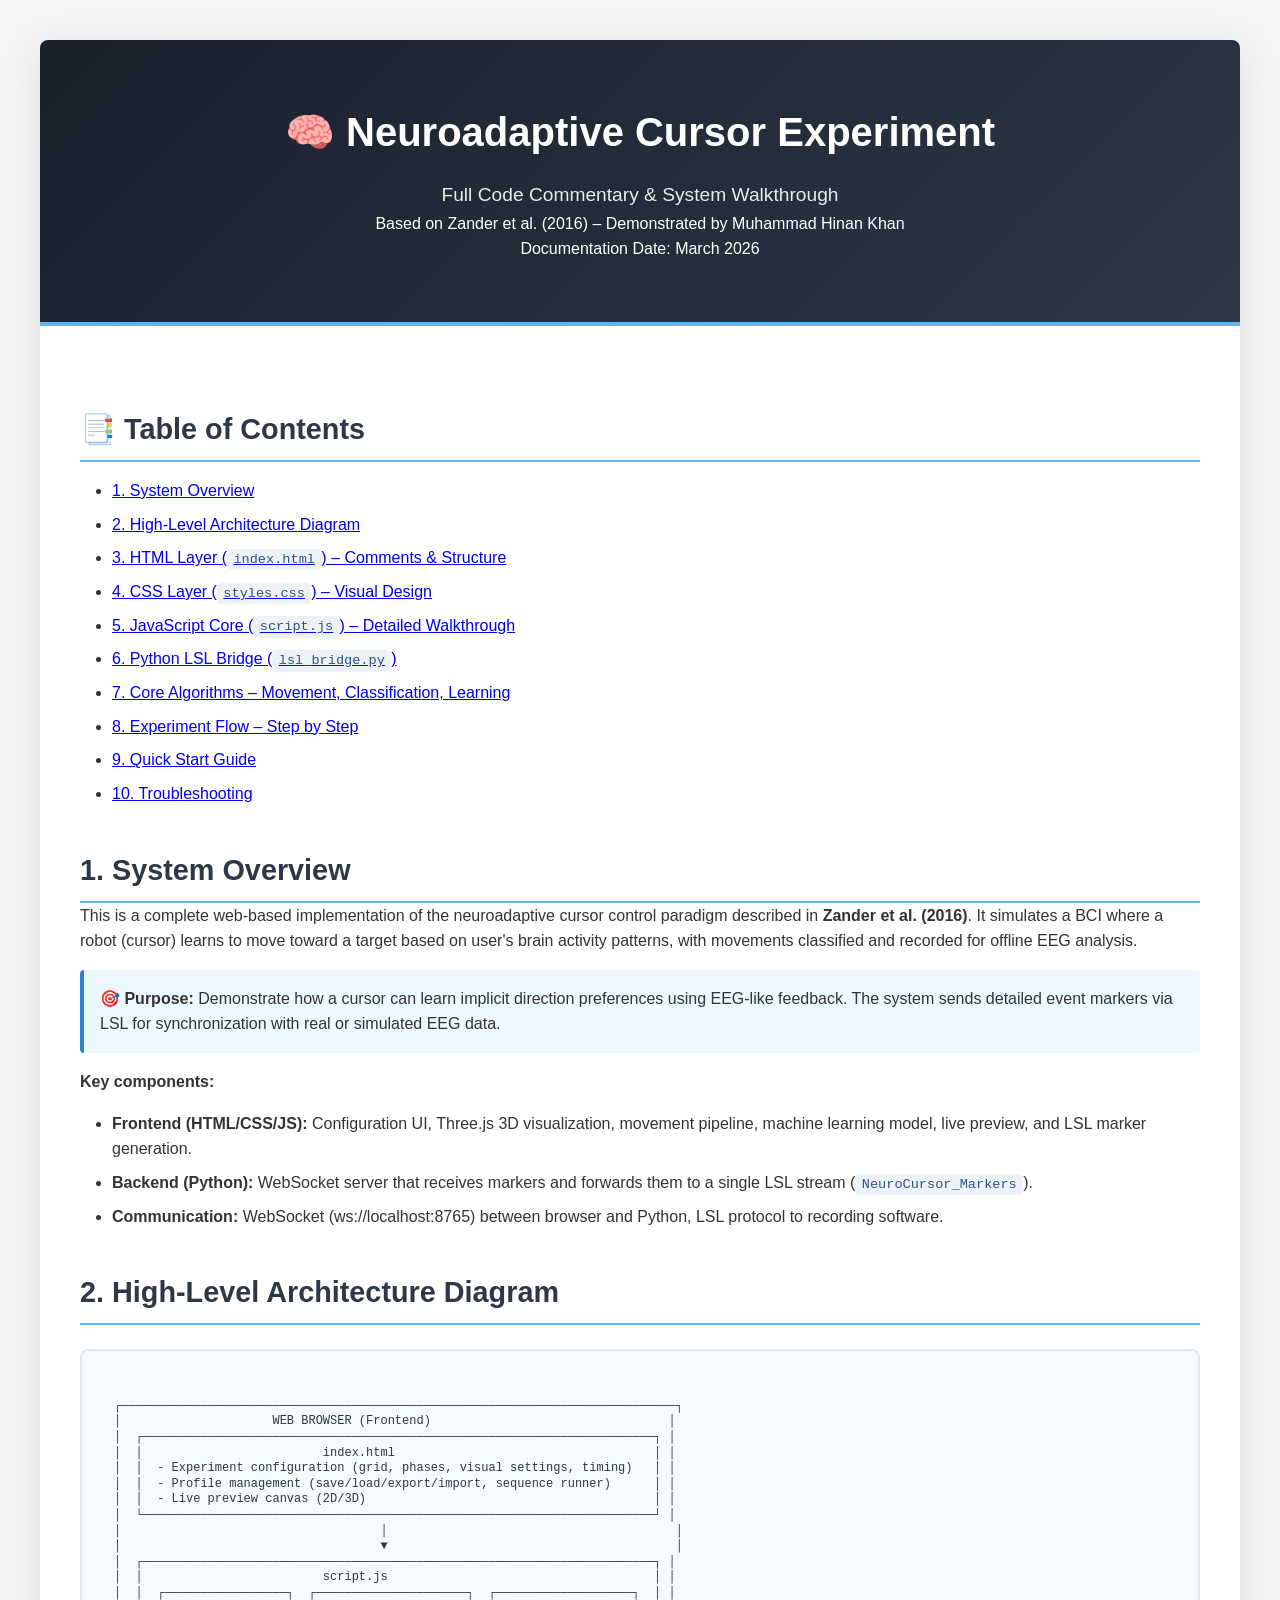
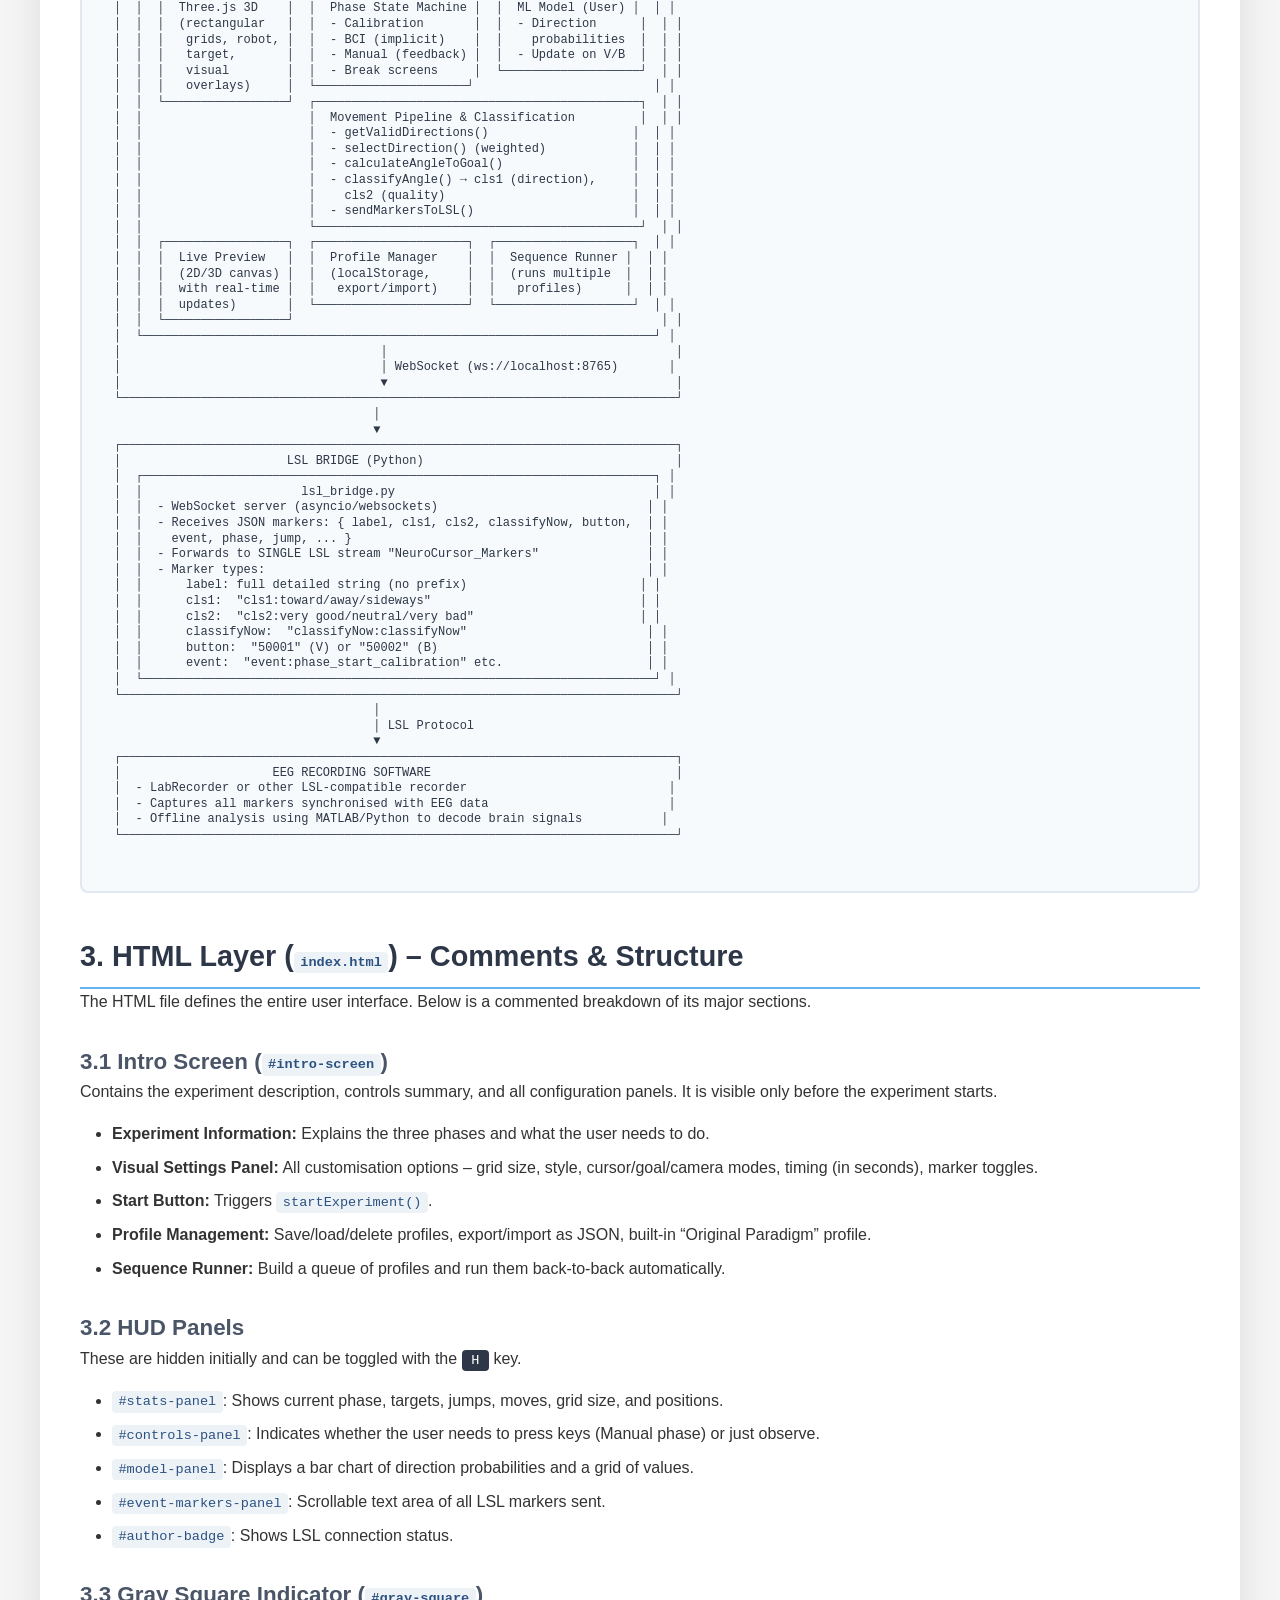
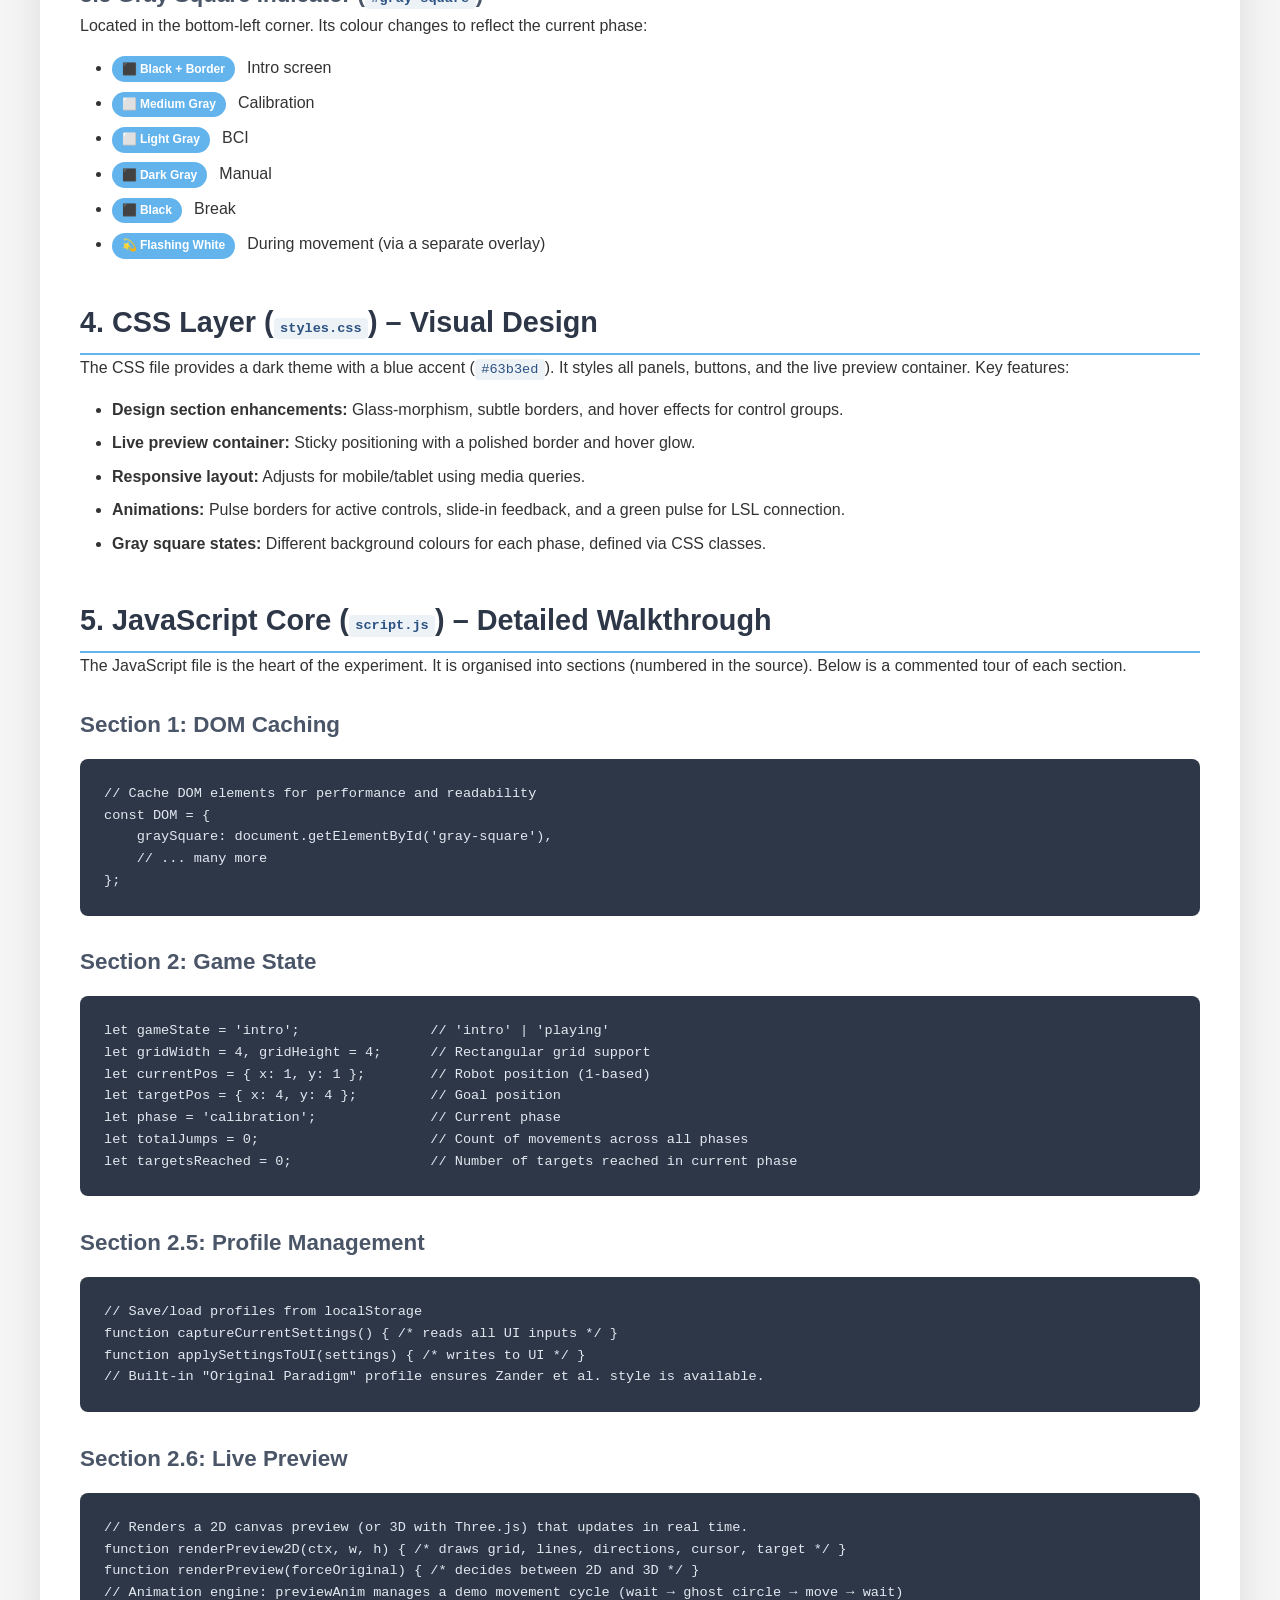
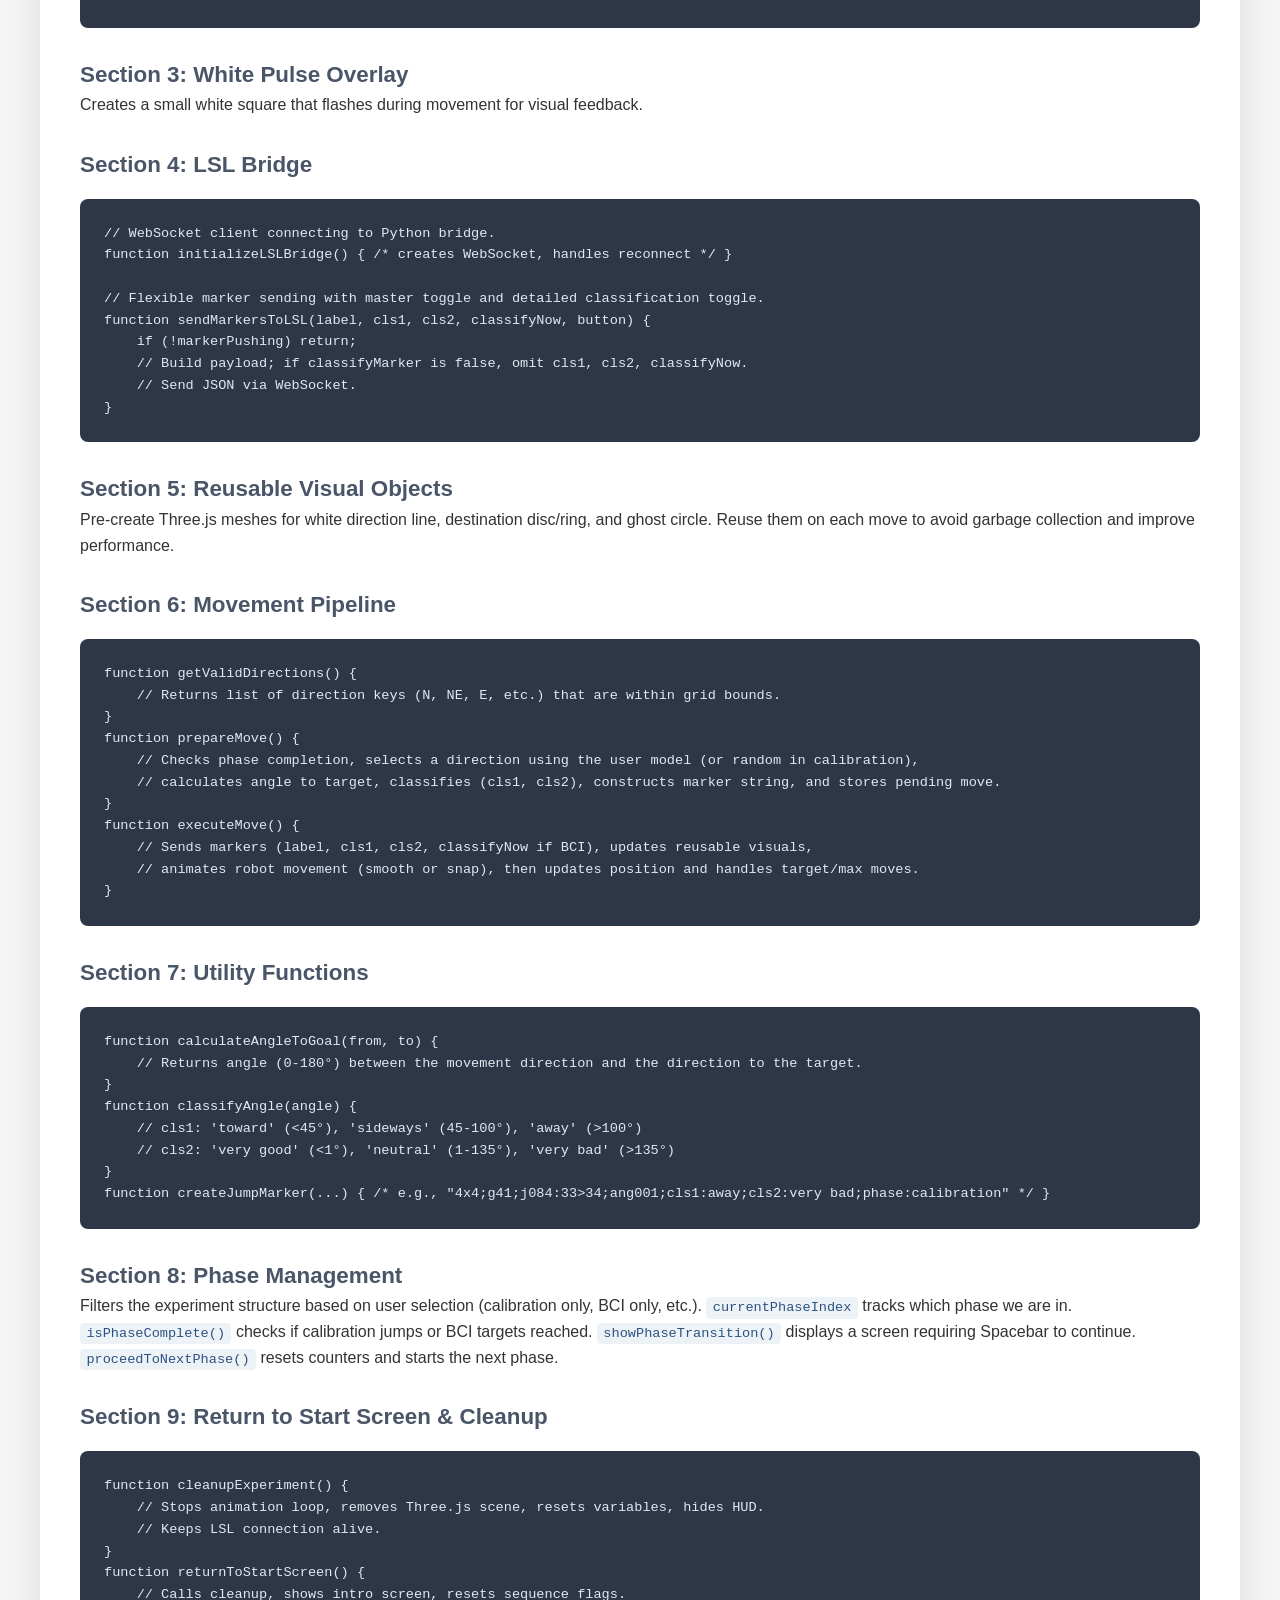
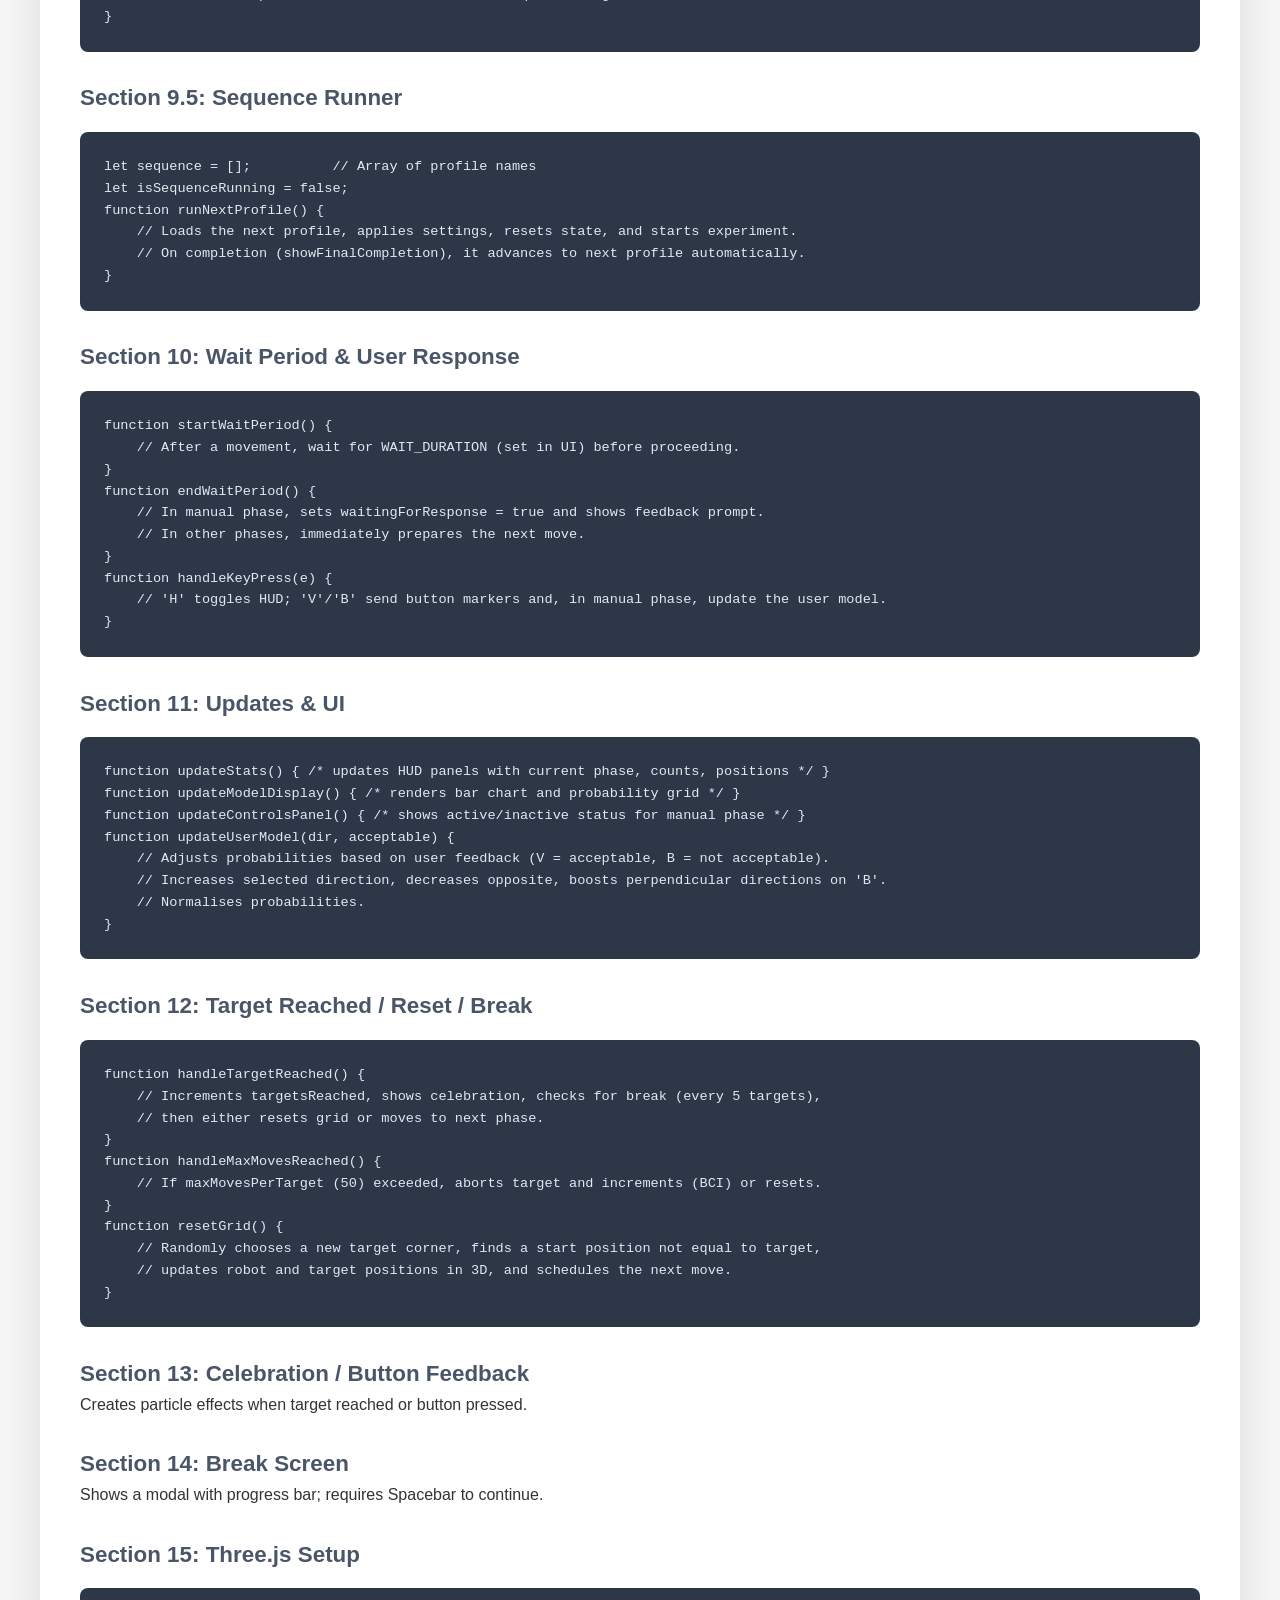
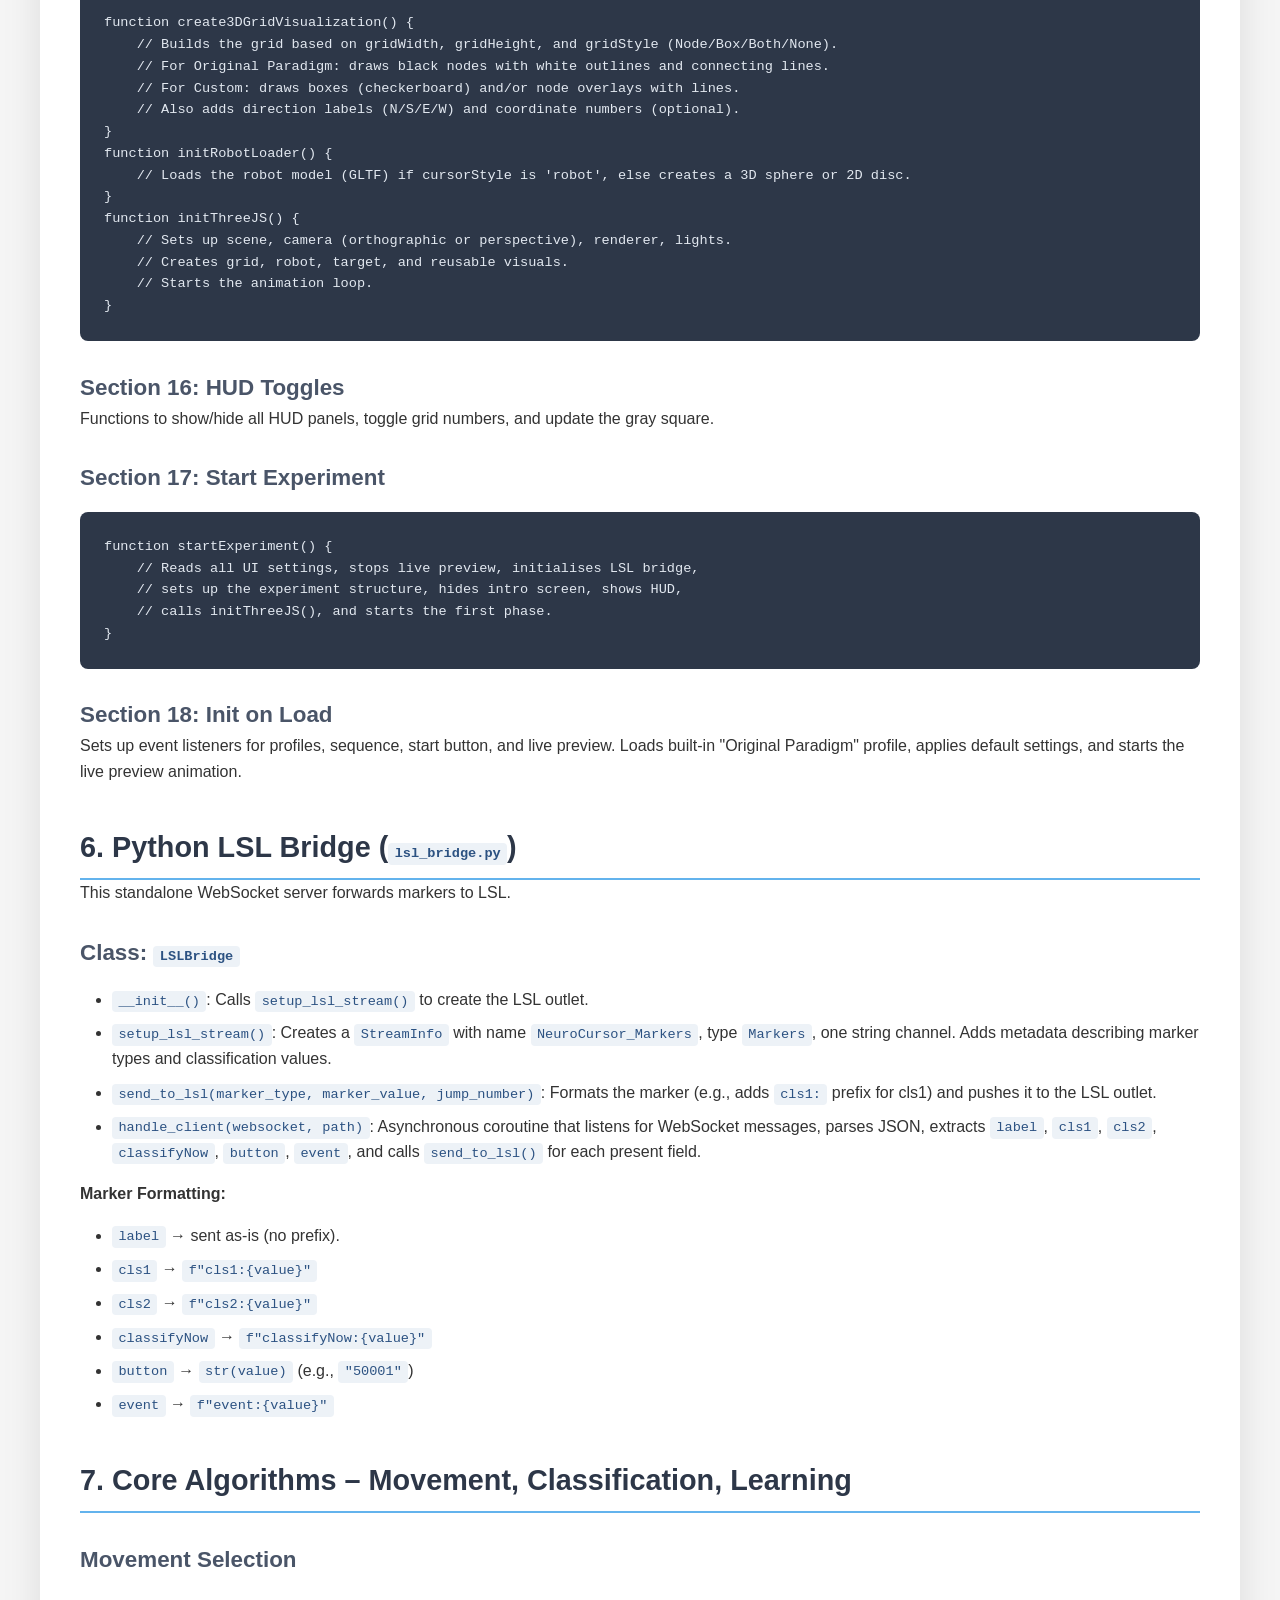
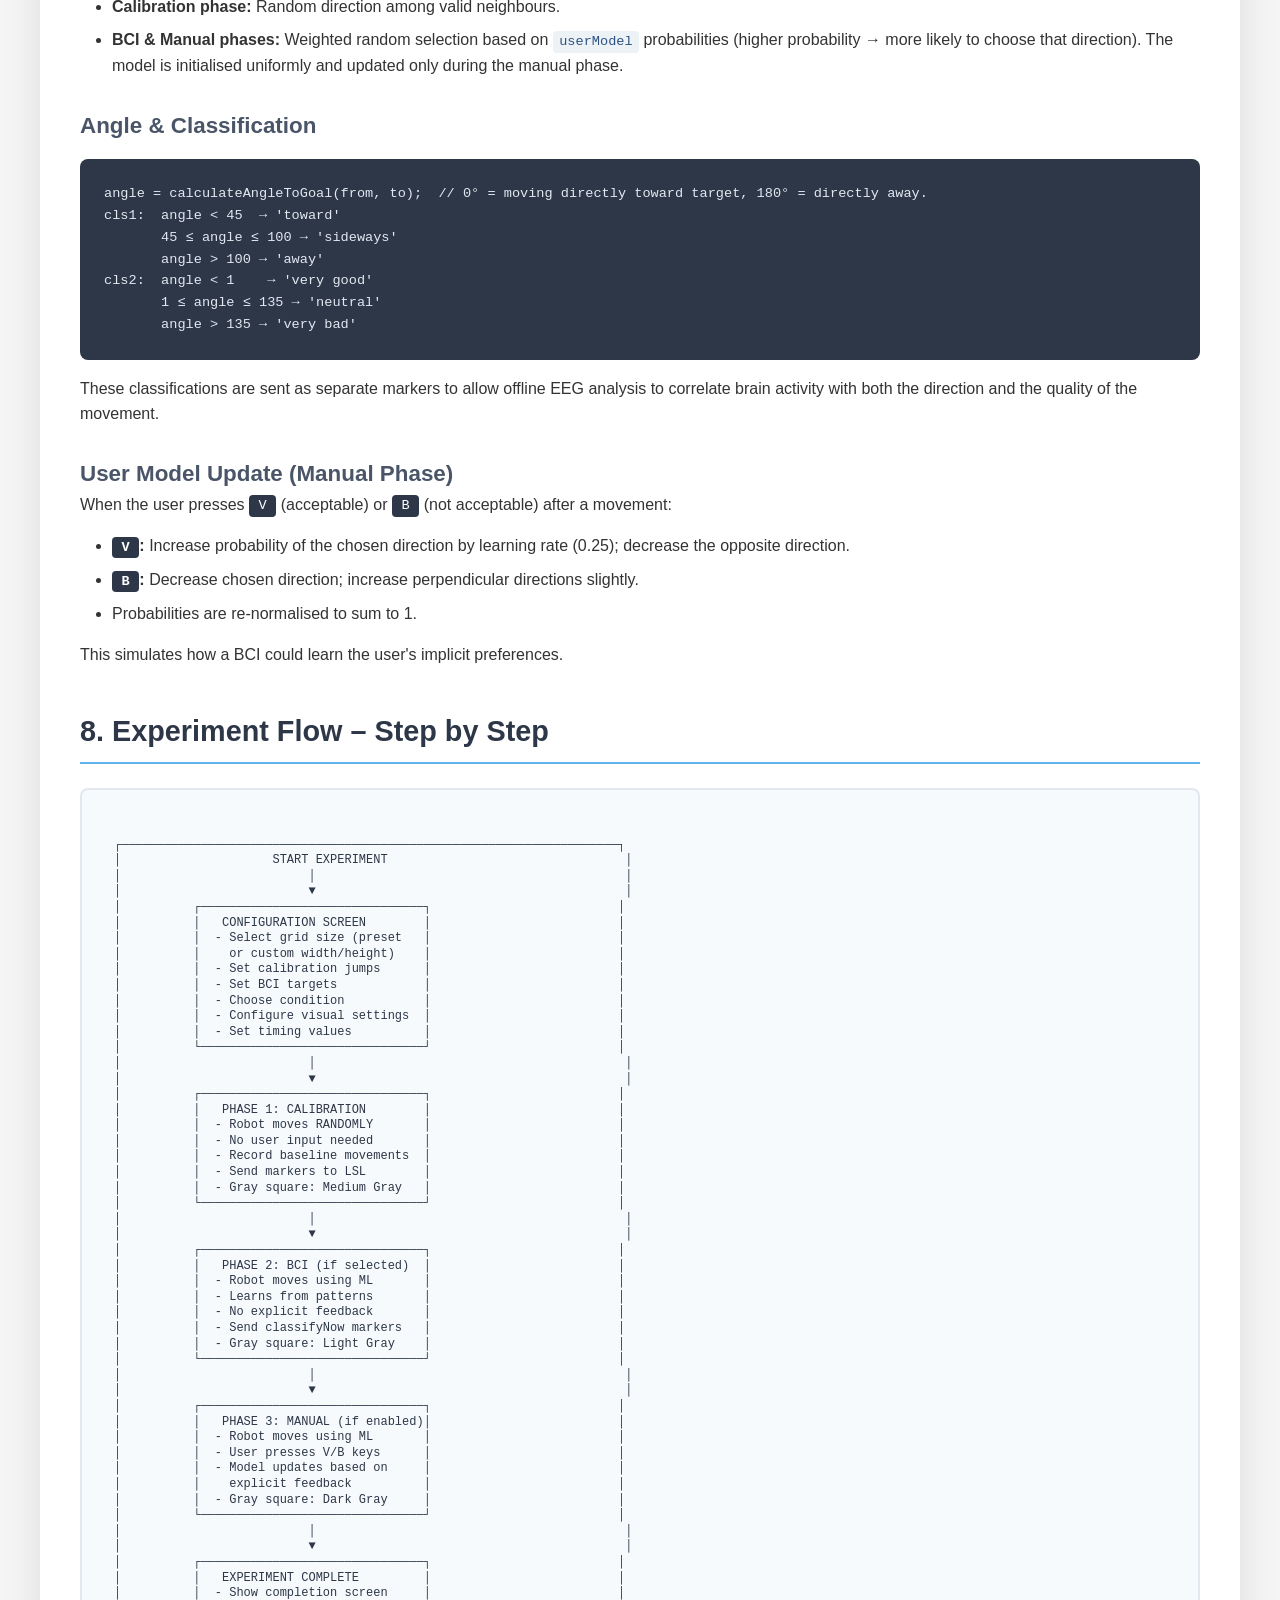
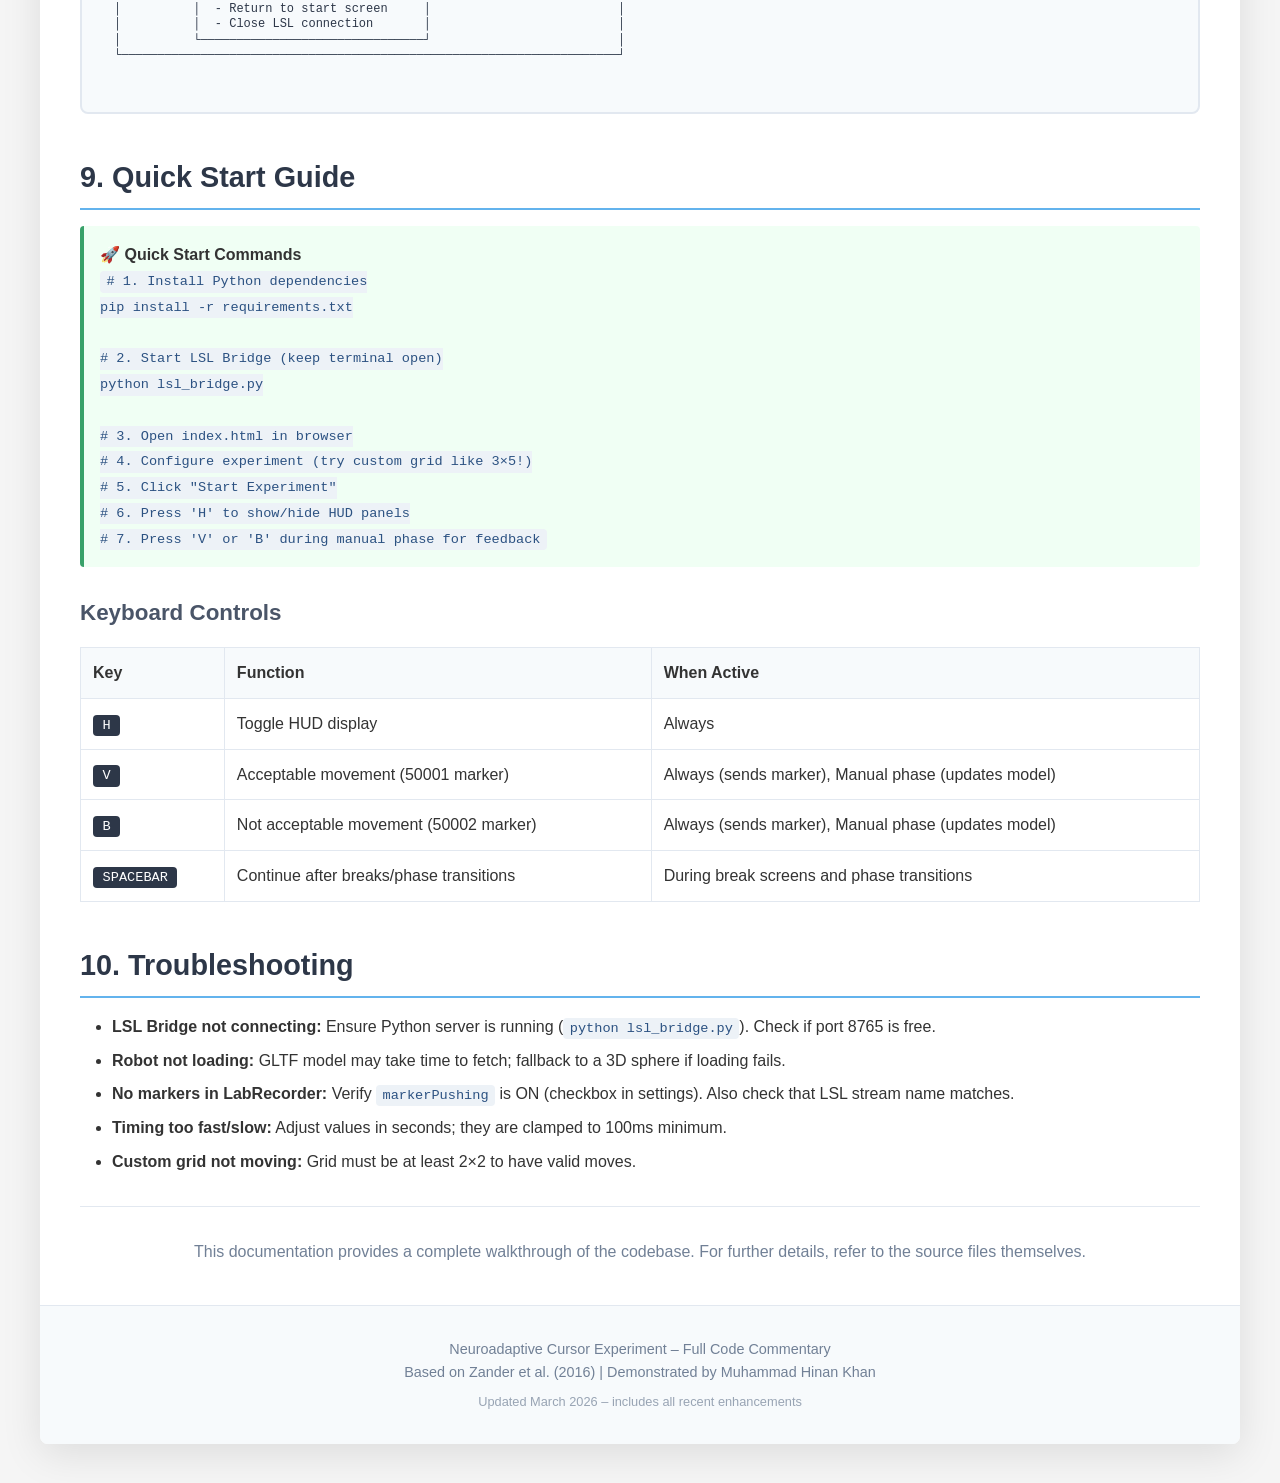
<file: Document.html>
<!DOCTYPE html>
<html lang="en">
<head>
    <meta charset="UTF-8">
    <meta name="viewport" content="width=device-width, initial-scale=1.0">
    <title>Neuroadaptive Cursor Experiment – Comprehensive Code Commentary</title>
    <style>
        * {
            margin: 0;
            padding: 0;
            box-sizing: border-box;
        }
        body {
            font-family: 'Segoe UI', 'Roboto', sans-serif;
            line-height: 1.6;
            color: #333;
            background: #f5f5f5;
            padding: 40px 20px;
        }
        .document-container {
            max-width: 1200px;
            margin: 0 auto;
            background: white;
            box-shadow: 0 10px 40px rgba(0,0,0,0.1);
            border-radius: 8px;
            overflow: hidden;
        }
        .header {
            background: linear-gradient(135deg, #1a202c, #2d3748);
            color: white;
            padding: 60px 40px;
            text-align: center;
            border-bottom: 4px solid #63b3ed;
        }
        .header h1 { font-size: 2.5rem; margin-bottom: 1rem; }
        .header .subtitle { font-size: 1.2rem; opacity: 0.9; }
        .content { padding: 40px; }
        h2 {
            color: #2d3748;
            font-size: 1.8rem;
            margin-top: 2.5rem;
            padding-bottom: 0.5rem;
            border-bottom: 2px solid #63b3ed;
        }
        h3 {
            color: #4a5568;
            font-size: 1.4rem;
            margin-top: 1.8rem;
        }
        h4 {
            color: #718096;
            font-size: 1.2rem;
            margin-top: 1.2rem;
        }
        pre {
            background: #2d3748;
            color: #e2e8f0;
            padding: 1.5rem;
            border-radius: 8px;
            overflow-x: auto;
            margin: 1rem 0;
            font-family: 'Courier New', monospace;
            font-size: 0.85rem;
        }
        code {
            background: #edf2f7;
            padding: 0.2rem 0.4rem;
            border-radius: 4px;
            font-family: 'Courier New', monospace;
            font-size: 0.85rem;
            color: #2c5282;
        }
        pre code { background: none; color: inherit; padding: 0; }
        table {
            width: 100%;
            border-collapse: collapse;
            margin: 1rem 0;
        }
        th, td {
            border: 1px solid #e2e8f0;
            padding: 0.75rem;
            text-align: left;
        }
        th { background: #f7fafc; font-weight: 600; }
        .architecture-diagram {
            background: #f7fafc;
            border: 2px solid #e2e8f0;
            border-radius: 8px;
            padding: 2rem;
            margin: 1.5rem 0;
            font-family: monospace;
            overflow-x: auto;
        }
        .diagram-text {
            white-space: pre;
            font-size: 0.75rem;
            line-height: 1.3;
            color: #2d3748;
        }
        .info-box {
            background: #ebf8ff;
            border-left: 4px solid #3182ce;
            padding: 1rem;
            margin: 1rem 0;
            border-radius: 4px;
        }
        .warning-box {
            background: #fff5f5;
            border-left: 4px solid #e53e3e;
            padding: 1rem;
            margin: 1rem 0;
            border-radius: 4px;
        }
        .success-box {
            background: #f0fff4;
            border-left: 4px solid #38a169;
            padding: 1rem;
            margin: 1rem 0;
            border-radius: 4px;
        }
        .badge {
            display: inline-block;
            background: #63b3ed;
            color: white;
            padding: 0.2rem 0.6rem;
            border-radius: 20px;
            font-size: 0.75rem;
            font-weight: 600;
            margin-right: 0.5rem;
        }
        .badge-new {
            display: inline-block;
            background: #48bb78;
            color: white;
            padding: 0.1rem 0.5rem;
            border-radius: 12px;
            font-size: 0.65rem;
            font-weight: 700;
            margin-left: 0.5rem;
            text-transform: uppercase;
        }
        ul, ol { margin: 1rem 0; padding-left: 2rem; }
        li { margin-bottom: 0.5rem; }
        .footer {
            background: #f7fafc;
            padding: 2rem 40px;
            text-align: center;
            border-top: 1px solid #e2e8f0;
            color: #718096;
            font-size: 0.9rem;
        }
        .section-divider {
            border: none;
            border-top: 1px solid #e2e8f0;
            margin: 2rem 0;
        }
        kbd {
            background: #2d3748;
            color: white;
            padding: 0.2rem 0.6rem;
            border-radius: 4px;
            font-family: monospace;
            font-size: 0.85rem;
        }
    </style>
</head>
<body>
<div class="document-container">
    <div class="header">
        <h1>🧠 Neuroadaptive Cursor Experiment</h1>
        <div class="subtitle">Full Code Commentary &amp; System Walkthrough</div>
        <div>Based on Zander et al. (2016) – Demonstrated by Muhammad Hinan Khan</div>
        <div>Documentation Date: March 2026</div>
    </div>
    <div class="content">

        <!-- Table of Contents -->
        <h2>📑 Table of Contents</h2>
        <ul>
            <li><a href="#overview">1. System Overview</a></li>
            <li><a href="#architecture">2. High‑Level Architecture Diagram</a></li>
            <li><a href="#html">3. HTML Layer (<code>index.html</code>) – Comments &amp; Structure</a></li>
            <li><a href="#css">4. CSS Layer (<code>styles.css</code>) – Visual Design</a></li>
            <li><a href="#js">5. JavaScript Core (<code>script.js</code>) – Detailed Walkthrough</a></li>
            <li><a href="#bridge">6. Python LSL Bridge (<code>lsl_bridge.py</code>)</a></li>
            <li><a href="#algorithms">7. Core Algorithms – Movement, Classification, Learning</a></li>
            <li><a href="#flow">8. Experiment Flow – Step by Step</a></li>
            <li><a href="#quickstart">9. Quick Start Guide</a></li>
            <li><a href="#troubleshooting">10. Troubleshooting</a></li>
        </ul>

        <!-- SECTION 1: Overview -->
        <h2 id="overview">1. System Overview</h2>
        <p>This is a complete web‑based implementation of the neuroadaptive cursor control paradigm described in <strong>Zander et al. (2016)</strong>. It simulates a BCI where a robot (cursor) learns to move toward a target based on user's brain activity patterns, with movements classified and recorded for offline EEG analysis.</p>
        <div class="info-box">
            <strong>🎯 Purpose:</strong> Demonstrate how a cursor can learn implicit direction preferences using EEG‑like feedback. The system sends detailed event markers via LSL for synchronization with real or simulated EEG data.
        </div>
        <p><strong>Key components:</strong></p>
        <ul>
            <li><strong>Frontend (HTML/CSS/JS):</strong> Configuration UI, Three.js 3D visualization, movement pipeline, machine learning model, live preview, and LSL marker generation.</li>
            <li><strong>Backend (Python):</strong> WebSocket server that receives markers and forwards them to a single LSL stream (<code>NeuroCursor_Markers</code>).</li>
            <li><strong>Communication:</strong> WebSocket (ws://localhost:8765) between browser and Python, LSL protocol to recording software.</li>
        </ul>

        <!-- SECTION 2: Architecture Diagram -->
        <h2 id="architecture">2. High‑Level Architecture Diagram</h2>
        <div class="architecture-diagram">
            <div class="diagram-text">
┌─────────────────────────────────────────────────────────────────────────────┐
│                     WEB BROWSER (Frontend)                                 │
│  ┌───────────────────────────────────────────────────────────────────────┐ │
│  │                         index.html                                    │ │
│  │  - Experiment configuration (grid, phases, visual settings, timing)   │ │
│  │  - Profile management (save/load/export/import, sequence runner)      │ │
│  │  - Live preview canvas (2D/3D)                                        │ │
│  └───────────────────────────────────────────────────────────────────────┘ │
│                                    │                                        │
│                                    ▼                                        │
│  ┌───────────────────────────────────────────────────────────────────────┐ │
│  │                         script.js                                     │ │
│  │  ┌─────────────────┐  ┌─────────────────────┐  ┌───────────────────┐  │ │
│  │  │  Three.js 3D    │  │  Phase State Machine │  │  ML Model (User) │  │ │
│  │  │  (rectangular   │  │  - Calibration       │  │  - Direction      │  │ │
│  │  │   grids, robot, │  │  - BCI (implicit)    │  │    probabilities  │  │ │
│  │  │   target,       │  │  - Manual (feedback) │  │  - Update on V/B  │  │ │
│  │  │   visual        │  │  - Break screens     │  └───────────────────┘  │ │
│  │  │   overlays)     │  └─────────────────────┘                         │ │
│  │  └─────────────────┘  ┌─────────────────────────────────────────────┐  │ │
│  │                       │  Movement Pipeline & Classification         │  │ │
│  │                       │  - getValidDirections()                    │  │ │
│  │                       │  - selectDirection() (weighted)            │  │ │
│  │                       │  - calculateAngleToGoal()                  │  │ │
│  │                       │  - classifyAngle() → cls1 (direction),     │  │ │
│  │                       │    cls2 (quality)                          │  │ │
│  │                       │  - sendMarkersToLSL()                      │  │ │
│  │                       └─────────────────────────────────────────────┘  │ │
│  │  ┌─────────────────┐  ┌─────────────────────┐  ┌───────────────────┐  │ │
│  │  │  Live Preview   │  │  Profile Manager    │  │  Sequence Runner │  │ │
│  │  │  (2D/3D canvas) │  │  (localStorage,     │  │  (runs multiple  │  │ │
│  │  │  with real-time │  │   export/import)    │  │   profiles)      │  │ │
│  │  │  updates)       │  └─────────────────────┘  └───────────────────┘  │ │
│  │  └─────────────────┘                                                   │ │
│  └───────────────────────────────────────────────────────────────────────┘ │
│                                    │                                        │
│                                    │ WebSocket (ws://localhost:8765)       │
│                                    ▼                                        │
└─────────────────────────────────────────────────────────────────────────────┘
                                    │
                                    ▼
┌─────────────────────────────────────────────────────────────────────────────┐
│                       LSL BRIDGE (Python)                                   │
│  ┌───────────────────────────────────────────────────────────────────────┐ │
│  │                      lsl_bridge.py                                    │ │
│  │  - WebSocket server (asyncio/websockets)                             │ │
│  │  - Receives JSON markers: { label, cls1, cls2, classifyNow, button,  │ │
│  │    event, phase, jump, ... }                                         │ │
│  │  - Forwards to SINGLE LSL stream "NeuroCursor_Markers"               │ │
│  │  - Marker types:                                                     │ │
│  │      label: full detailed string (no prefix)                        │ │
│  │      cls1:  "cls1:toward/away/sideways"                             │ │
│  │      cls2:  "cls2:very good/neutral/very bad"                       │ │
│  │      classifyNow:  "classifyNow:classifyNow"                         │ │
│  │      button:  "50001" (V) or "50002" (B)                             │ │
│  │      event:  "event:phase_start_calibration" etc.                    │ │
│  └───────────────────────────────────────────────────────────────────────┘ │
└─────────────────────────────────────────────────────────────────────────────┘
                                    │
                                    │ LSL Protocol
                                    ▼
┌─────────────────────────────────────────────────────────────────────────────┐
│                     EEG RECORDING SOFTWARE                                  │
│  - LabRecorder or other LSL-compatible recorder                            │
│  - Captures all markers synchronised with EEG data                         │
│  - Offline analysis using MATLAB/Python to decode brain signals           │
└─────────────────────────────────────────────────────────────────────────────┘
            </div>
        </div>

        <!-- SECTION 3: HTML -->
        <h2 id="html">3. HTML Layer (<code>index.html</code>) – Comments &amp; Structure</h2>
        <p>The HTML file defines the entire user interface. Below is a commented breakdown of its major sections.</p>

        <h3>3.1 Intro Screen (<code>#intro-screen</code>)</h3>
        <p>Contains the experiment description, controls summary, and all configuration panels. It is visible only before the experiment starts.</p>
        <ul>
            <li><strong>Experiment Information:</strong> Explains the three phases and what the user needs to do.</li>
            <li><strong>Visual Settings Panel:</strong> All customisation options – grid size, style, cursor/goal/camera modes, timing (in seconds), marker toggles.</li>
            <li><strong>Start Button:</strong> Triggers <code>startExperiment()</code>.</li>
            <li><strong>Profile Management:</strong> Save/load/delete profiles, export/import as JSON, built‑in “Original Paradigm” profile.</li>
            <li><strong>Sequence Runner:</strong> Build a queue of profiles and run them back‑to‑back automatically.</li>
        </ul>

        <h3>3.2 HUD Panels</h3>
        <p>These are hidden initially and can be toggled with the <kbd>H</kbd> key.</p>
        <ul>
            <li><code>#stats-panel</code>: Shows current phase, targets, jumps, moves, grid size, and positions.</li>
            <li><code>#controls-panel</code>: Indicates whether the user needs to press keys (Manual phase) or just observe.</li>
            <li><code>#model-panel</code>: Displays a bar chart of direction probabilities and a grid of values.</li>
            <li><code>#event-markers-panel</code>: Scrollable text area of all LSL markers sent.</li>
            <li><code>#author-badge</code>: Shows LSL connection status.</li>
        </ul>

        <h3>3.3 Gray Square Indicator (<code>#gray-square</code>)</h3>
        <p>Located in the bottom‑left corner. Its colour changes to reflect the current phase:</p>
        <ul>
            <li><span class="badge">⬛ Black + Border</span> Intro screen</li>
            <li><span class="badge">⬜ Medium Gray</span> Calibration</li>
            <li><span class="badge">⬜ Light Gray</span> BCI</li>
            <li><span class="badge">⬛ Dark Gray</span> Manual</li>
            <li><span class="badge">⬛ Black</span> Break</li>
            <li><span class="badge">💫 Flashing White</span> During movement (via a separate overlay)</li>
        </ul>

        <!-- SECTION 4: CSS -->
        <h2 id="css">4. CSS Layer (<code>styles.css</code>) – Visual Design</h2>
        <p>The CSS file provides a dark theme with a blue accent (<code>#63b3ed</code>). It styles all panels, buttons, and the live preview container. Key features:</p>
        <ul>
            <li><strong>Design section enhancements:</strong> Glass‑morphism, subtle borders, and hover effects for control groups.</li>
            <li><strong>Live preview container:</strong> Sticky positioning with a polished border and hover glow.</li>
            <li><strong>Responsive layout:</strong> Adjusts for mobile/tablet using media queries.</li>
            <li><strong>Animations:</strong> Pulse borders for active controls, slide‑in feedback, and a green pulse for LSL connection.</li>
            <li><strong>Gray square states:</strong> Different background colours for each phase, defined via CSS classes.</li>
        </ul>

        <!-- SECTION 5: JavaScript -->
        <h2 id="js">5. JavaScript Core (<code>script.js</code>) – Detailed Walkthrough</h2>
        <p>The JavaScript file is the heart of the experiment. It is organised into sections (numbered in the source). Below is a commented tour of each section.</p>

        <h3>Section 1: DOM Caching</h3>
        <pre><code>// Cache DOM elements for performance and readability
const DOM = {
    graySquare: document.getElementById('gray-square'),
    // ... many more
};</code></pre>

        <h3>Section 2: Game State</h3>
        <pre><code>let gameState = 'intro';                // 'intro' | 'playing'
let gridWidth = 4, gridHeight = 4;      // Rectangular grid support
let currentPos = { x: 1, y: 1 };        // Robot position (1‑based)
let targetPos = { x: 4, y: 4 };         // Goal position
let phase = 'calibration';              // Current phase
let totalJumps = 0;                     // Count of movements across all phases
let targetsReached = 0;                 // Number of targets reached in current phase</code></pre>

        <h3>Section 2.5: Profile Management</h3>
        <pre><code>// Save/load profiles from localStorage
function captureCurrentSettings() { /* reads all UI inputs */ }
function applySettingsToUI(settings) { /* writes to UI */ }
// Built‑in "Original Paradigm" profile ensures Zander et al. style is available.</code></pre>

        <h3>Section 2.6: Live Preview</h3>
        <pre><code>// Renders a 2D canvas preview (or 3D with Three.js) that updates in real time.
function renderPreview2D(ctx, w, h) { /* draws grid, lines, directions, cursor, target */ }
function renderPreview(forceOriginal) { /* decides between 2D and 3D */ }
// Animation engine: previewAnim manages a demo movement cycle (wait → ghost circle → move → wait)</code></pre>

        <h3>Section 3: White Pulse Overlay</h3>
        <p>Creates a small white square that flashes during movement for visual feedback.</p>

        <h3>Section 4: LSL Bridge</h3>
        <pre><code>// WebSocket client connecting to Python bridge.
function initializeLSLBridge() { /* creates WebSocket, handles reconnect */ }

// Flexible marker sending with master toggle and detailed classification toggle.
function sendMarkersToLSL(label, cls1, cls2, classifyNow, button) {
    if (!markerPushing) return;
    // Build payload; if classifyMarker is false, omit cls1, cls2, classifyNow.
    // Send JSON via WebSocket.
}</code></pre>

        <h3>Section 5: Reusable Visual Objects</h3>
        <p>Pre‑create Three.js meshes for white direction line, destination disc/ring, and ghost circle. Reuse them on each move to avoid garbage collection and improve performance.</p>

        <h3>Section 6: Movement Pipeline</h3>
        <pre><code>function getValidDirections() {
    // Returns list of direction keys (N, NE, E, etc.) that are within grid bounds.
}
function prepareMove() {
    // Checks phase completion, selects a direction using the user model (or random in calibration),
    // calculates angle to target, classifies (cls1, cls2), constructs marker string, and stores pending move.
}
function executeMove() {
    // Sends markers (label, cls1, cls2, classifyNow if BCI), updates reusable visuals,
    // animates robot movement (smooth or snap), then updates position and handles target/max moves.
}</code></pre>

        <h3>Section 7: Utility Functions</h3>
        <pre><code>function calculateAngleToGoal(from, to) {
    // Returns angle (0‑180°) between the movement direction and the direction to the target.
}
function classifyAngle(angle) {
    // cls1: 'toward' (<45°), 'sideways' (45‑100°), 'away' (>100°)
    // cls2: 'very good' (<1°), 'neutral' (1‑135°), 'very bad' (>135°)
}
function createJumpMarker(...) { /* e.g., "4x4;g41;j084:33>34;ang001;cls1:away;cls2:very bad;phase:calibration" */ }</code></pre>

        <h3>Section 8: Phase Management</h3>
        <p>Filters the experiment structure based on user selection (calibration only, BCI only, etc.). <code>currentPhaseIndex</code> tracks which phase we are in. <code>isPhaseComplete()</code> checks if calibration jumps or BCI targets reached. <code>showPhaseTransition()</code> displays a screen requiring Spacebar to continue. <code>proceedToNextPhase()</code> resets counters and starts the next phase.</p>

        <h3>Section 9: Return to Start Screen &amp; Cleanup</h3>
        <pre><code>function cleanupExperiment() {
    // Stops animation loop, removes Three.js scene, resets variables, hides HUD.
    // Keeps LSL connection alive.
}
function returnToStartScreen() {
    // Calls cleanup, shows intro screen, resets sequence flags.
}</code></pre>

        <h3>Section 9.5: Sequence Runner</h3>
        <pre><code>let sequence = [];          // Array of profile names
let isSequenceRunning = false;
function runNextProfile() {
    // Loads the next profile, applies settings, resets state, and starts experiment.
    // On completion (showFinalCompletion), it advances to next profile automatically.
}</code></pre>

        <h3>Section 10: Wait Period &amp; User Response</h3>
        <pre><code>function startWaitPeriod() {
    // After a movement, wait for WAIT_DURATION (set in UI) before proceeding.
}
function endWaitPeriod() {
    // In manual phase, sets waitingForResponse = true and shows feedback prompt.
    // In other phases, immediately prepares the next move.
}
function handleKeyPress(e) {
    // 'H' toggles HUD; 'V'/'B' send button markers and, in manual phase, update the user model.
}</code></pre>

        <h3>Section 11: Updates &amp; UI</h3>
        <pre><code>function updateStats() { /* updates HUD panels with current phase, counts, positions */ }
function updateModelDisplay() { /* renders bar chart and probability grid */ }
function updateControlsPanel() { /* shows active/inactive status for manual phase */ }
function updateUserModel(dir, acceptable) {
    // Adjusts probabilities based on user feedback (V = acceptable, B = not acceptable).
    // Increases selected direction, decreases opposite, boosts perpendicular directions on 'B'.
    // Normalises probabilities.
}</code></pre>

        <h3>Section 12: Target Reached / Reset / Break</h3>
        <pre><code>function handleTargetReached() {
    // Increments targetsReached, shows celebration, checks for break (every 5 targets),
    // then either resets grid or moves to next phase.
}
function handleMaxMovesReached() {
    // If maxMovesPerTarget (50) exceeded, aborts target and increments (BCI) or resets.
}
function resetGrid() {
    // Randomly chooses a new target corner, finds a start position not equal to target,
    // updates robot and target positions in 3D, and schedules the next move.
}</code></pre>

        <h3>Section 13: Celebration / Button Feedback</h3>
        <p>Creates particle effects when target reached or button pressed.</p>

        <h3>Section 14: Break Screen</h3>
        <p>Shows a modal with progress bar; requires Spacebar to continue.</p>

        <h3>Section 15: Three.js Setup</h3>
        <pre><code>function create3DGridVisualization() {
    // Builds the grid based on gridWidth, gridHeight, and gridStyle (Node/Box/Both/None).
    // For Original Paradigm: draws black nodes with white outlines and connecting lines.
    // For Custom: draws boxes (checkerboard) and/or node overlays with lines.
    // Also adds direction labels (N/S/E/W) and coordinate numbers (optional).
}
function initRobotLoader() {
    // Loads the robot model (GLTF) if cursorStyle is 'robot', else creates a 3D sphere or 2D disc.
}
function initThreeJS() {
    // Sets up scene, camera (orthographic or perspective), renderer, lights.
    // Creates grid, robot, target, and reusable visuals.
    // Starts the animation loop.
}</code></pre>

        <h3>Section 16: HUD Toggles</h3>
        <p>Functions to show/hide all HUD panels, toggle grid numbers, and update the gray square.</p>

        <h3>Section 17: Start Experiment</h3>
        <pre><code>function startExperiment() {
    // Reads all UI settings, stops live preview, initialises LSL bridge,
    // sets up the experiment structure, hides intro screen, shows HUD,
    // calls initThreeJS(), and starts the first phase.
}</code></pre>

        <h3>Section 18: Init on Load</h3>
        <p>Sets up event listeners for profiles, sequence, start button, and live preview. Loads built‑in "Original Paradigm" profile, applies default settings, and starts the live preview animation.</p>

        <!-- SECTION 6: Python Bridge -->
        <h2 id="bridge">6. Python LSL Bridge (<code>lsl_bridge.py</code>)</h2>
        <p>This standalone WebSocket server forwards markers to LSL.</p>
        <h3>Class: <code>LSLBridge</code></h3>
        <ul>
            <li><code>__init__()</code>: Calls <code>setup_lsl_stream()</code> to create the LSL outlet.</li>
            <li><code>setup_lsl_stream()</code>: Creates a <code>StreamInfo</code> with name <code>NeuroCursor_Markers</code>, type <code>Markers</code>, one string channel. Adds metadata describing marker types and classification values.</li>
            <li><code>send_to_lsl(marker_type, marker_value, jump_number)</code>: Formats the marker (e.g., adds <code>cls1:</code> prefix for cls1) and pushes it to the LSL outlet.</li>
            <li><code>handle_client(websocket, path)</code>: Asynchronous coroutine that listens for WebSocket messages, parses JSON, extracts <code>label</code>, <code>cls1</code>, <code>cls2</code>, <code>classifyNow</code>, <code>button</code>, <code>event</code>, and calls <code>send_to_lsl()</code> for each present field.</li>
        </ul>
        <p><strong>Marker Formatting:</strong></p>
        <ul>
            <li><code>label</code> → sent as‑is (no prefix).</li>
            <li><code>cls1</code> → <code>f"cls1:{value}"</code></li>
            <li><code>cls2</code> → <code>f"cls2:{value}"</code></li>
            <li><code>classifyNow</code> → <code>f"classifyNow:{value}"</code></li>
            <li><code>button</code> → <code>str(value)</code> (e.g., <code>"50001"</code>)</li>
            <li><code>event</code> → <code>f"event:{value}"</code></li>
        </ul>

        <!-- SECTION 7: Algorithms -->
        <h2 id="algorithms">7. Core Algorithms – Movement, Classification, Learning</h2>

        <h3>Movement Selection</h3>
        <ul>
            <li><strong>Calibration phase:</strong> Random direction among valid neighbours.</li>
            <li><strong>BCI &amp; Manual phases:</strong> Weighted random selection based on <code>userModel</code> probabilities (higher probability → more likely to choose that direction). The model is initialised uniformly and updated only during the manual phase.</li>
        </ul>

        <h3>Angle &amp; Classification</h3>
        <pre><code>angle = calculateAngleToGoal(from, to);  // 0° = moving directly toward target, 180° = directly away.
cls1:  angle < 45  → 'toward'
       45 ≤ angle ≤ 100 → 'sideways'
       angle > 100 → 'away'
cls2:  angle < 1    → 'very good'
       1 ≤ angle ≤ 135 → 'neutral'
       angle > 135 → 'very bad'</code></pre>
        <p>These classifications are sent as separate markers to allow offline EEG analysis to correlate brain activity with both the direction and the quality of the movement.</p>

        <h3>User Model Update (Manual Phase)</h3>
        <p>When the user presses <kbd>V</kbd> (acceptable) or <kbd>B</kbd> (not acceptable) after a movement:</p>
        <ul>
            <li><strong><kbd>V</kbd>:</strong> Increase probability of the chosen direction by learning rate (0.25); decrease the opposite direction.</li>
            <li><strong><kbd>B</kbd>:</strong> Decrease chosen direction; increase perpendicular directions slightly.</li>
            <li>Probabilities are re‑normalised to sum to 1.</li>
        </ul>
        <p>This simulates how a BCI could learn the user's implicit preferences.</p>

        <!-- SECTION 8: Experiment Flow -->
        <h2 id="flow">8. Experiment Flow – Step by Step</h2>
        <div class="architecture-diagram">
            <div class="diagram-text">
┌─────────────────────────────────────────────────────────────────────┐
│                     START EXPERIMENT                                 │
│                          │                                           │
│                          ▼                                           │
│          ┌───────────────────────────────┐                          │
│          │   CONFIGURATION SCREEN        │                          │
│          │  - Select grid size (preset   │                          │
│          │    or custom width/height)    │                          │
│          │  - Set calibration jumps      │                          │
│          │  - Set BCI targets            │                          │
│          │  - Choose condition           │                          │
│          │  - Configure visual settings  │                          │
│          │  - Set timing values          │                          │
│          └───────────────────────────────┘                          │
│                          │                                           │
│                          ▼                                           │
│          ┌───────────────────────────────┐                          │
│          │   PHASE 1: CALIBRATION        │                          │
│          │  - Robot moves RANDOMLY       │                          │
│          │  - No user input needed       │                          │
│          │  - Record baseline movements  │                          │
│          │  - Send markers to LSL        │                          │
│          │  - Gray square: Medium Gray   │                          │
│          └───────────────────────────────┘                          │
│                          │                                           │
│                          ▼                                           │
│          ┌───────────────────────────────┐                          │
│          │   PHASE 2: BCI (if selected)  │                          │
│          │  - Robot moves using ML       │                          │
│          │  - Learns from patterns       │                          │
│          │  - No explicit feedback       │                          │
│          │  - Send classifyNow markers   │                          │
│          │  - Gray square: Light Gray    │                          │
│          └───────────────────────────────┘                          │
│                          │                                           │
│                          ▼                                           │
│          ┌───────────────────────────────┐                          │
│          │   PHASE 3: MANUAL (if enabled)│                          │
│          │  - Robot moves using ML       │                          │
│          │  - User presses V/B keys      │                          │
│          │  - Model updates based on     │                          │
│          │    explicit feedback          │                          │
│          │  - Gray square: Dark Gray     │                          │
│          └───────────────────────────────┘                          │
│                          │                                           │
│                          ▼                                           │
│          ┌───────────────────────────────┐                          │
│          │   EXPERIMENT COMPLETE         │                          │
│          │  - Show completion screen     │                          │
│          │  - Return to start screen     │                          │
│          │  - Close LSL connection       │                          │
│          └───────────────────────────────┘                          │
└─────────────────────────────────────────────────────────────────────┘
            </div>
        </div>

        <!-- SECTION 9: Quick Start -->
        <h2 id="quickstart">9. Quick Start Guide</h2>
        <div class="success-box">
            <strong>🚀 Quick Start Commands</strong><br>
            <code># 1. Install Python dependencies<br>
            pip install -r requirements.txt<br><br>
            # 2. Start LSL Bridge (keep terminal open)<br>
            python lsl_bridge.py<br><br>
            # 3. Open index.html in browser<br>
            # 4. Configure experiment (try custom grid like 3×5!)<br>
            # 5. Click "Start Experiment"<br>
            # 6. Press 'H' to show/hide HUD panels<br>
            # 7. Press 'V' or 'B' during manual phase for feedback</code>
        </div>

        <h3>Keyboard Controls</h3>
        <table>
            <thead><tr><th>Key</th><th>Function</th><th>When Active</th></tr></thead>
            <tbody>
                <tr><td><kbd>H</kbd></td><td>Toggle HUD display</td><td>Always</td></tr>
                <tr><td><kbd>V</kbd></td><td>Acceptable movement (50001 marker)</td><td>Always (sends marker), Manual phase (updates model)</td></tr>
                <tr><td><kbd>B</kbd></td><td>Not acceptable movement (50002 marker)</td><td>Always (sends marker), Manual phase (updates model)</td></tr>
                <tr><td><kbd>SPACEBAR</kbd></td><td>Continue after breaks/phase transitions</td><td>During break screens and phase transitions</td></tr>
            </tbody>
        </table>

        <!-- SECTION 10: Troubleshooting -->
        <h2 id="troubleshooting">10. Troubleshooting</h2>
        <ul>
            <li><strong>LSL Bridge not connecting:</strong> Ensure Python server is running (<code>python lsl_bridge.py</code>). Check if port 8765 is free.</li>
            <li><strong>Robot not loading:</strong> GLTF model may take time to fetch; fallback to a 3D sphere if loading fails.</li>
            <li><strong>No markers in LabRecorder:</strong> Verify <code>markerPushing</code> is ON (checkbox in settings). Also check that LSL stream name matches.</li>
            <li><strong>Timing too fast/slow:</strong> Adjust values in seconds; they are clamped to 100ms minimum.</li>
            <li><strong>Custom grid not moving:</strong> Grid must be at least 2×2 to have valid moves.</li>
        </ul>

        <hr class="section-divider">
        <p style="text-align:center; color:#718096;">This documentation provides a complete walkthrough of the codebase. For further details, refer to the source files themselves.</p>

    </div>
    <div class="footer">
        <p>Neuroadaptive Cursor Experiment – Full Code Commentary</p>
        <p>Based on Zander et al. (2016) | Demonstrated by Muhammad Hinan Khan</p>
        <p style="margin-top:0.5rem; font-size:0.8rem; opacity:0.7;">Updated March 2026 – includes all recent enhancements</p>
    </div>
</div>
</body>
</html>
</file>
